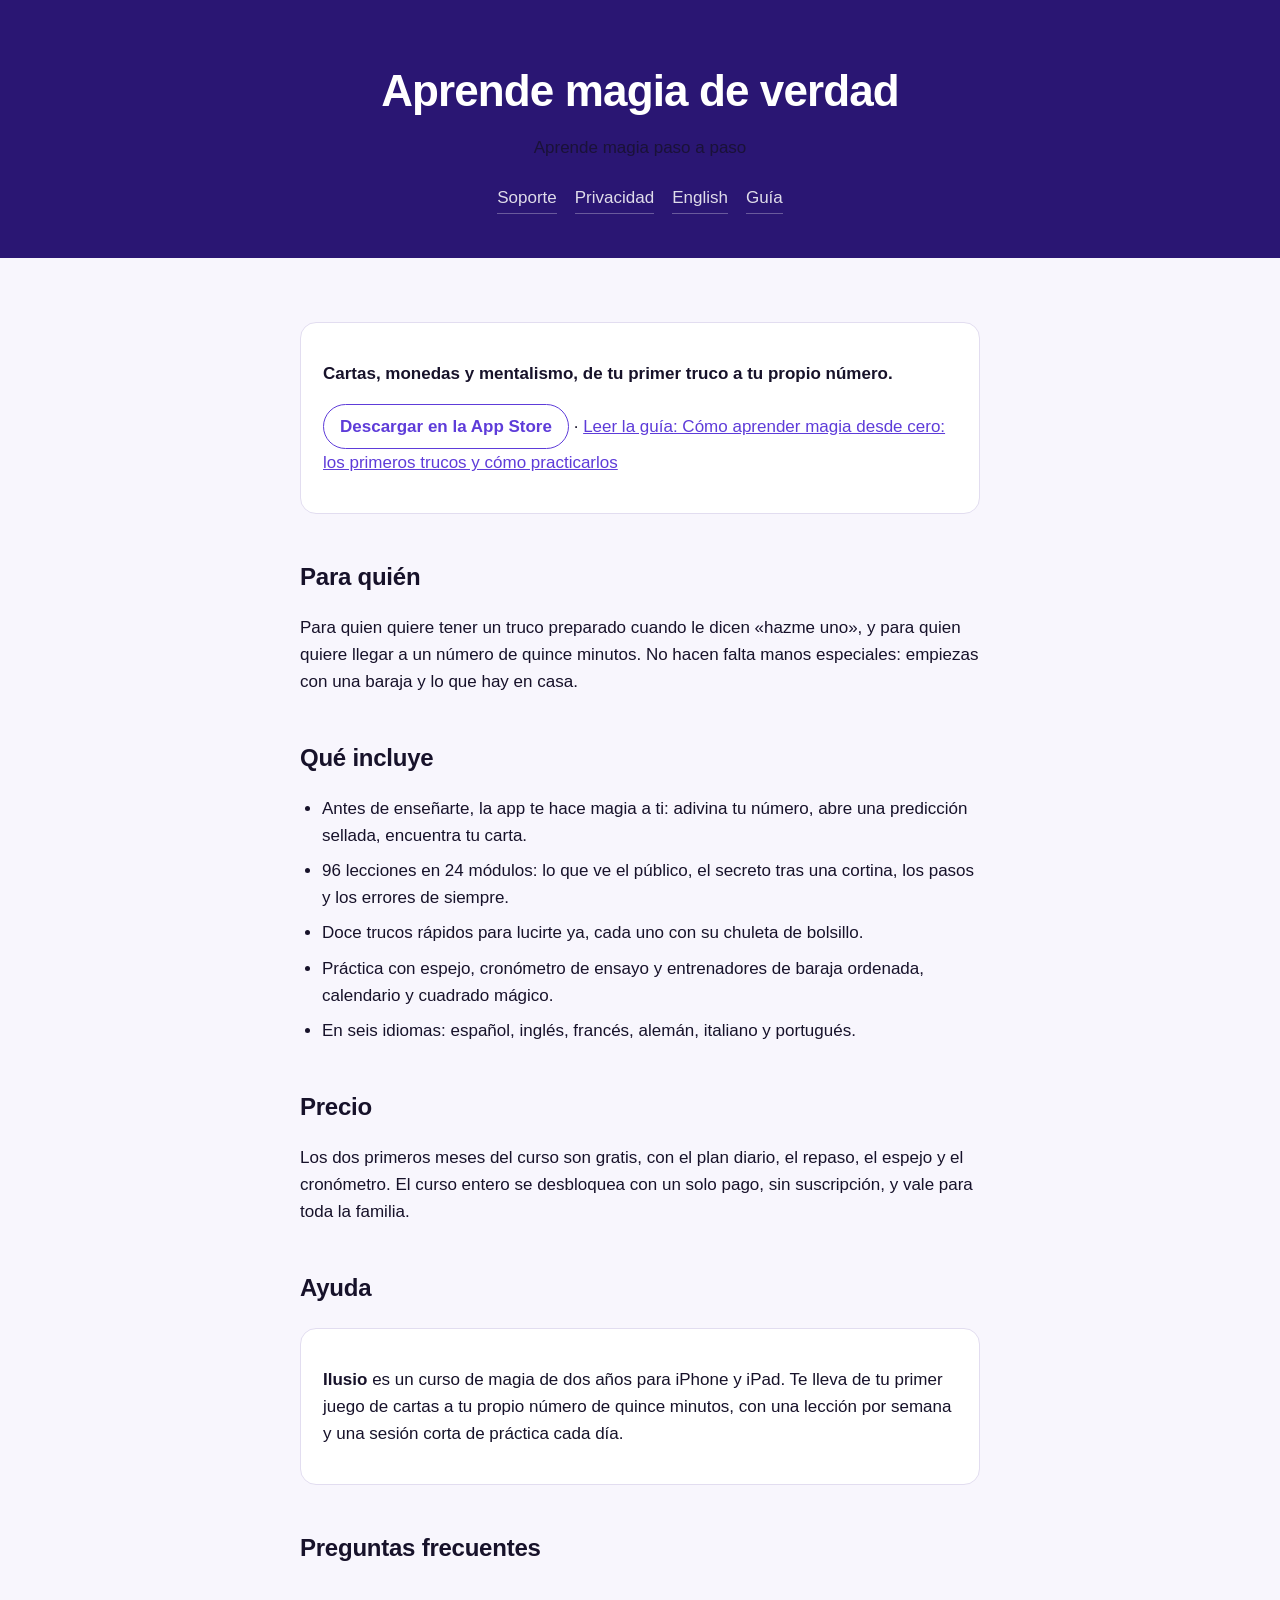
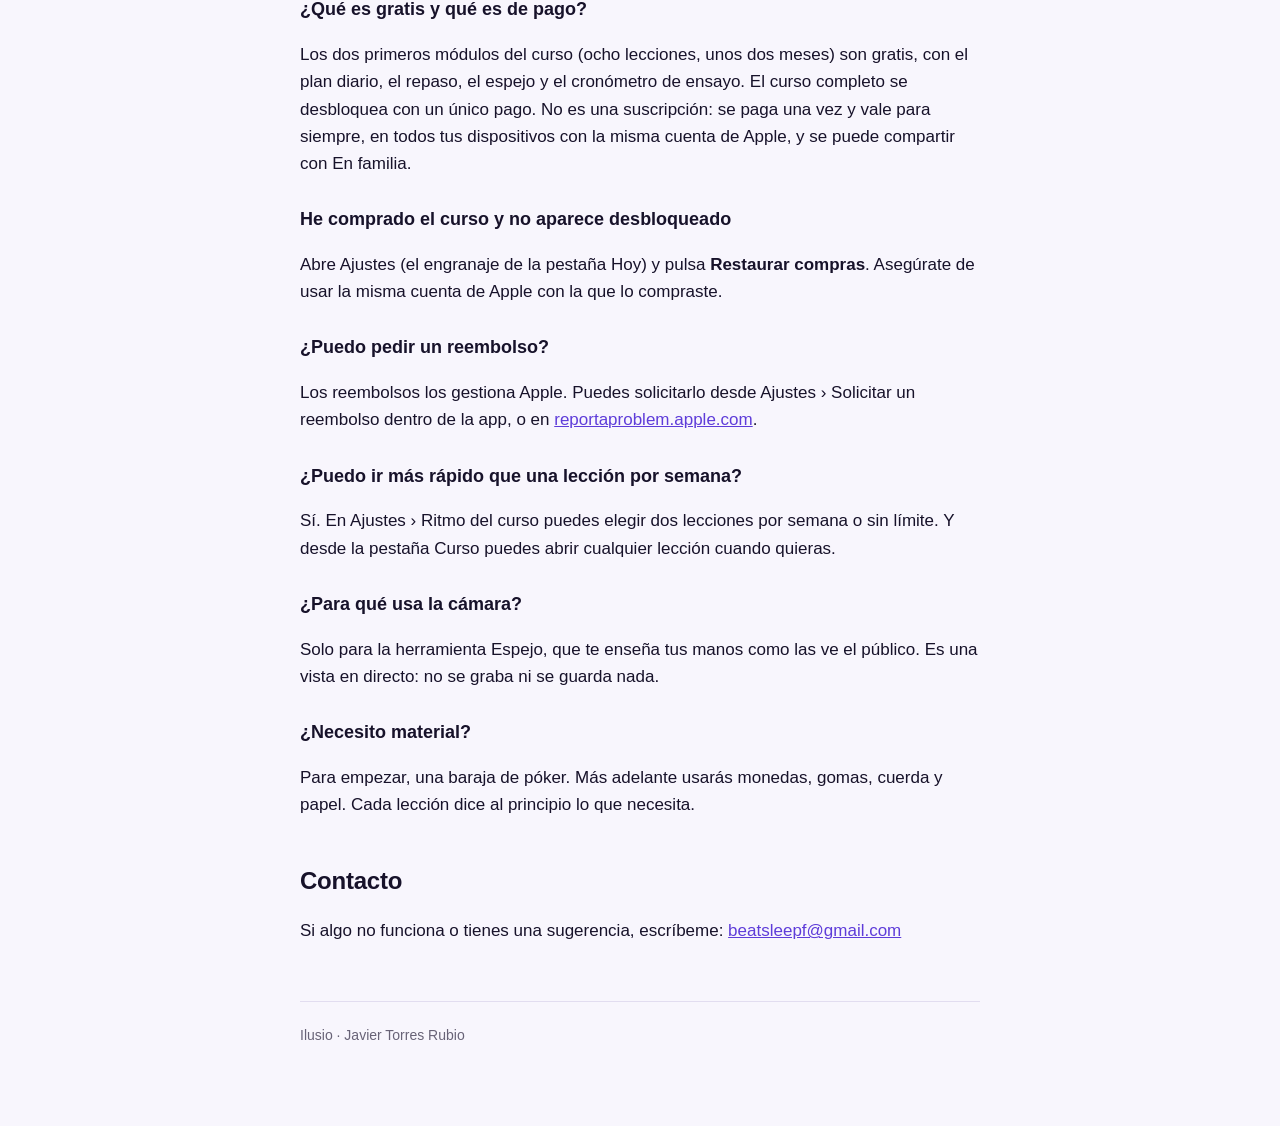
<file: index.html>
<!doctype html>
<html lang="es">
<head>
<meta charset="utf-8">
<meta name="viewport" content="width=device-width, initial-scale=1, viewport-fit=cover">
<title>Ilusio: aprende trucos de magia paso a paso</title>
<meta name="apple-itunes-app" content="app-id=6819874625">
<script type="application/ld+json">{"@context": "https://schema.org", "@type": "SoftwareApplication", "name": "Ilusio", "operatingSystem": "iOS, iPadOS", "applicationCategory": "EducationalApplication", "inLanguage": "es", "description": "Curso de magia de dos años para iPhone y iPad: cartas, monedas y mentalismo, con la app haciéndote magia primero. Dos meses gratis, después un solo pago.", "url": "https://javi7899.github.io/ilusio-web/", "downloadUrl": "https://apps.apple.com/app/id6819874625", "offers": {"@type": "Offer", "price": "0", "priceCurrency": "EUR"}}</script>
<link rel="canonical" href="https://javi7899.github.io/ilusio-web/">
<link rel="alternate" hreflang="es" href="https://javi7899.github.io/ilusio-web/">
<link rel="alternate" hreflang="en" href="https://javi7899.github.io/ilusio-web/en/">
<meta name="description" content="Curso de magia de dos años para iPhone y iPad: cartas, monedas y mentalismo, con la app haciéndote magia primero. Dos meses gratis, después un solo pago.">
<link rel="stylesheet" href="estilo.css">
</head>
<body>
<header>
  <h1>Aprende magia de verdad</h1>
  <p>Aprende magia paso a paso</p>
  <nav>
    <a href="index.html">Soporte</a>
    <a href="privacidad.html">Privacidad</a>
    <a href="en/" hreflang="en" lang="en">English</a>
   <a href="guia.html">Guía</a></nav>
</header>
<main>
  <!-- presentacion -->
  <section class="card">
    <p><strong>Cartas, monedas y mentalismo, de tu primer truco a tu propio número.</strong></p>
    <p><a class="tienda" href="https://apps.apple.com/app/id6819874625">Descargar en la App Store</a> · <a href="guia.html">Leer la guía: Cómo aprender magia desde cero: los primeros trucos y cómo practicarlos</a></p>
  </section>
  <h2>Para quién</h2>
  <p>Para quien quiere tener un truco preparado cuando le dicen «hazme uno», y para quien quiere llegar a un número de quince minutos. No hacen falta manos especiales: empiezas con una baraja y lo que hay en casa.</p>
  <h2>Qué incluye</h2>
  <ul><li>Antes de enseñarte, la app te hace magia a ti: adivina tu número, abre una predicción sellada, encuentra tu carta.</li><li>96 lecciones en 24 módulos: lo que ve el público, el secreto tras una cortina, los pasos y los errores de siempre.</li><li>Doce trucos rápidos para lucirte ya, cada uno con su chuleta de bolsillo.</li><li>Práctica con espejo, cronómetro de ensayo y entrenadores de baraja ordenada, calendario y cuadrado mágico.</li><li>En seis idiomas: español, inglés, francés, alemán, italiano y portugués.</li></ul>
  <h2>Precio</h2>
  <p>Los dos primeros meses del curso son gratis, con el plan diario, el repaso, el espejo y el cronómetro. El curso entero se desbloquea con un solo pago, sin suscripción, y vale para toda la familia.</p>
  <h2>Ayuda</h2>
  <!-- /presentacion -->
  <div class="card">
    <p><strong>Ilusio</strong> es un curso de magia de dos años para iPhone y iPad. Te lleva de tu primer juego de cartas a tu propio número de quince minutos, con una lección por semana y una sesión corta de práctica cada día.</p>
  </div>

  <h2>Preguntas frecuentes</h2>
  <h3>¿Qué es gratis y qué es de pago?</h3>
  <p>Los dos primeros módulos del curso (ocho lecciones, unos dos meses) son gratis, con el plan diario, el repaso, el espejo y el cronómetro de ensayo. El curso completo se desbloquea con un único pago. No es una suscripción: se paga una vez y vale para siempre, en todos tus dispositivos con la misma cuenta de Apple, y se puede compartir con En familia.</p>
  <h3>He comprado el curso y no aparece desbloqueado</h3>
  <p>Abre Ajustes (el engranaje de la pestaña Hoy) y pulsa <strong>Restaurar compras</strong>. Asegúrate de usar la misma cuenta de Apple con la que lo compraste.</p>
  <h3>¿Puedo pedir un reembolso?</h3>
  <p>Los reembolsos los gestiona Apple. Puedes solicitarlo desde Ajustes › Solicitar un reembolso dentro de la app, o en <a href="https://reportaproblem.apple.com">reportaproblem.apple.com</a>.</p>
  <h3>¿Puedo ir más rápido que una lección por semana?</h3>
  <p>Sí. En Ajustes › Ritmo del curso puedes elegir dos lecciones por semana o sin límite. Y desde la pestaña Curso puedes abrir cualquier lección cuando quieras.</p>
  <h3>¿Para qué usa la cámara?</h3>
  <p>Solo para la herramienta Espejo, que te enseña tus manos como las ve el público. Es una vista en directo: no se graba ni se guarda nada.</p>
  <h3>¿Necesito material?</h3>
  <p>Para empezar, una baraja de póker. Más adelante usarás monedas, gomas, cuerda y papel. Cada lección dice al principio lo que necesita.</p>

  <h2>Contacto</h2>
  <p>Si algo no funciona o tienes una sugerencia, escríbeme: <span data-correo><noscript>beatsleepf (arroba) gmail.com</noscript></span></p>

  <footer>Ilusio · Javier Torres Rubio</footer>
</main>
<script src="contacto.js"></script>
</body>
</html>
</file>
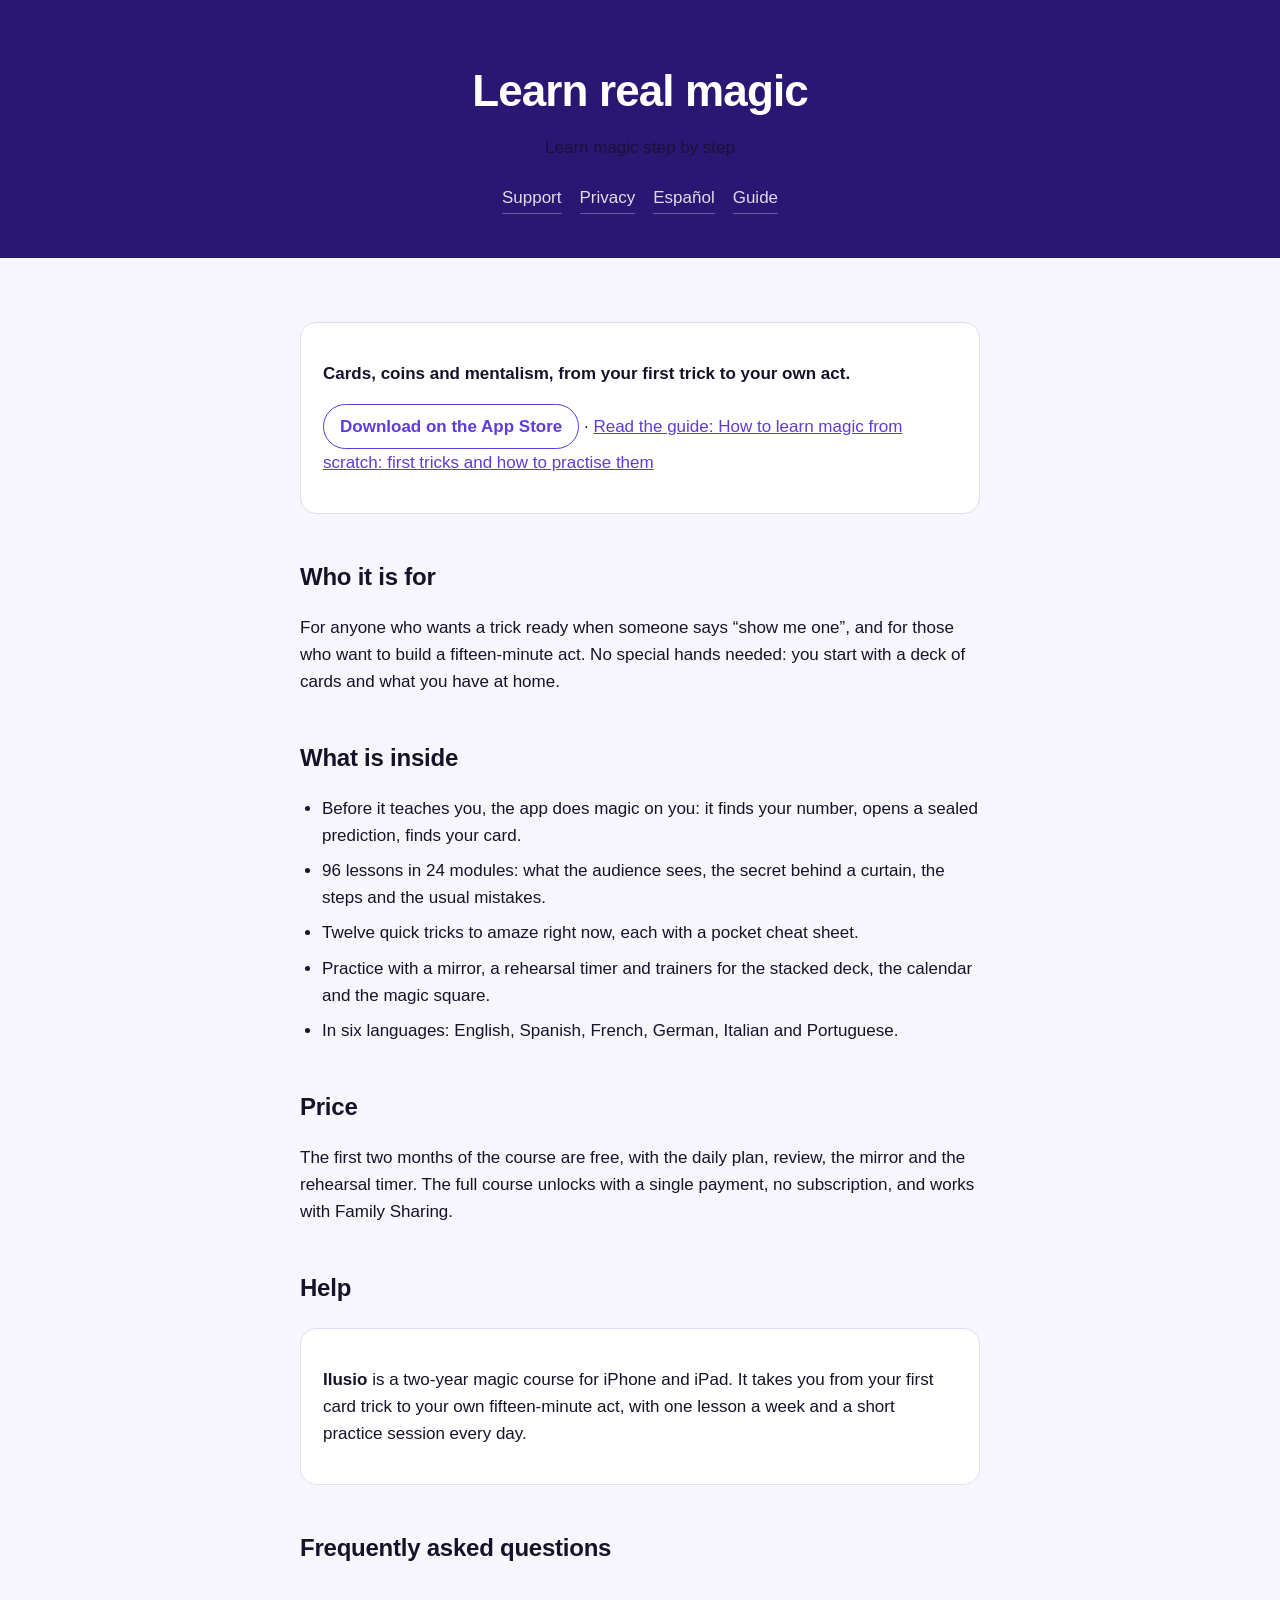
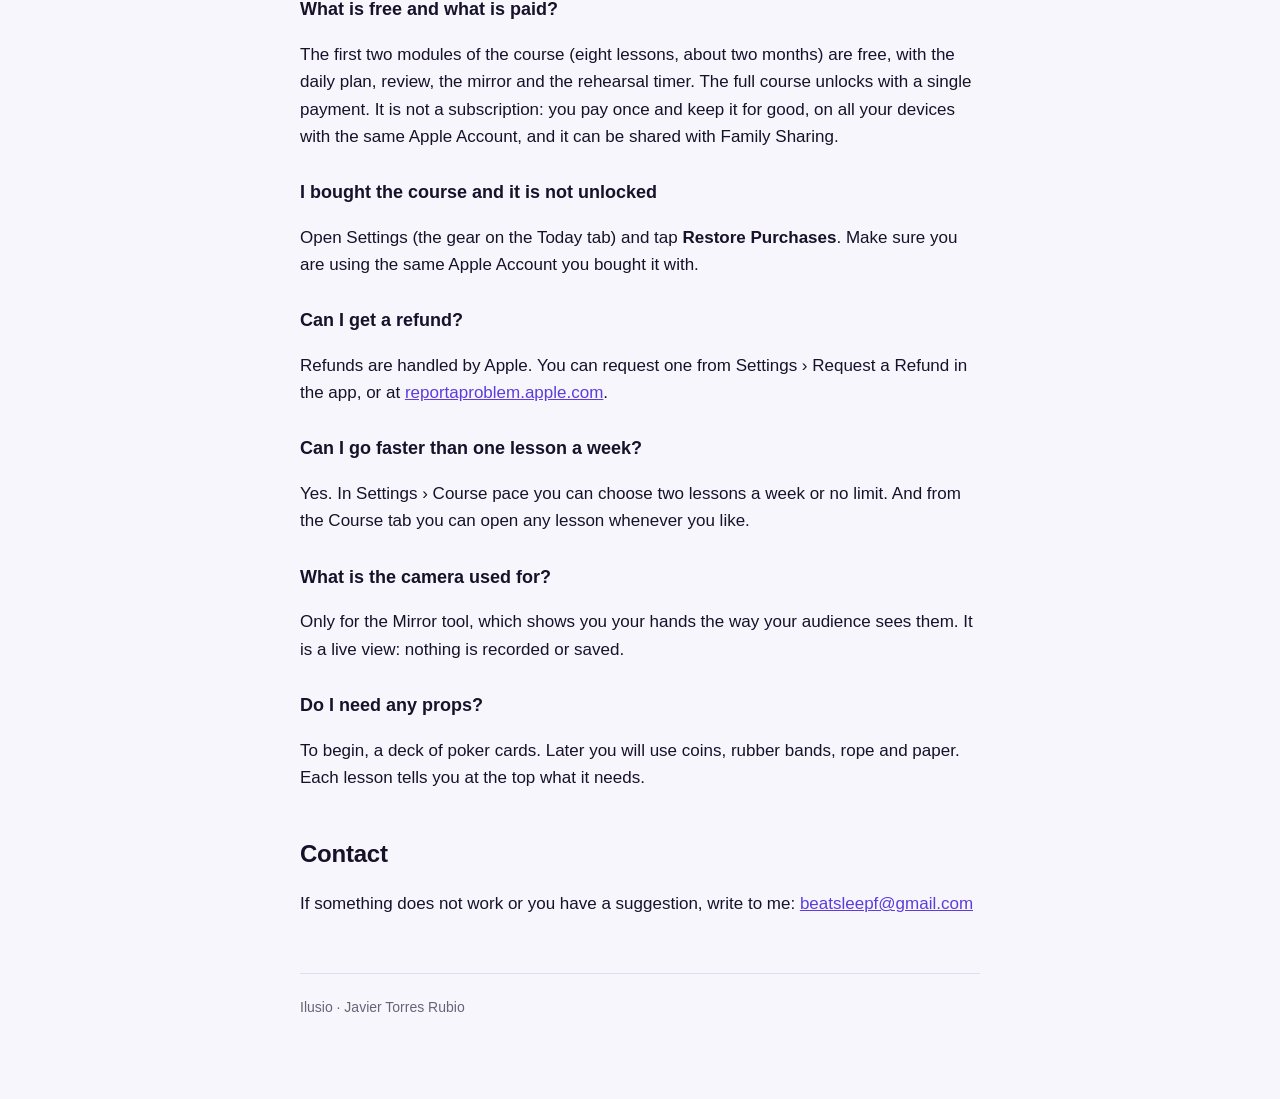
<file: en/index.html>
<!doctype html>
<html lang="en">
<head>
<meta charset="utf-8">
<meta name="viewport" content="width=device-width, initial-scale=1, viewport-fit=cover">
<title>Ilusio: learn magic tricks step by step</title>
<meta name="apple-itunes-app" content="app-id=6819874625">
<script type="application/ld+json">{"@context": "https://schema.org", "@type": "SoftwareApplication", "name": "Ilusio", "operatingSystem": "iOS, iPadOS", "applicationCategory": "EducationalApplication", "inLanguage": "en", "description": "A two-year magic course for iPhone and iPad: card tricks, coins and mentalism, with the app doing magic on you first. Two months free, then one payment.", "url": "https://javi7899.github.io/ilusio-web/en/", "downloadUrl": "https://apps.apple.com/app/id6819874625", "offers": {"@type": "Offer", "price": "0", "priceCurrency": "EUR"}}</script>
<link rel="canonical" href="https://javi7899.github.io/ilusio-web/en/">
<link rel="alternate" hreflang="es" href="https://javi7899.github.io/ilusio-web/">
<link rel="alternate" hreflang="en" href="https://javi7899.github.io/ilusio-web/en/">
<meta name="description" content="A two-year magic course for iPhone and iPad: card tricks, coins and mentalism, with the app doing magic on you first. Two months free, then one payment.">
<link rel="stylesheet" href="../estilo.css">
</head>
<body>
<header>
  <h1>Learn real magic</h1>
  <p>Learn magic step by step</p>
  <nav>
    <a href="./">Support</a>
    <a href="privacy.html">Privacy</a>
    <a href="../" hreflang="es" lang="es">Español</a>
   <a href="guide.html">Guide</a></nav>
</header>
<main>
  <!-- presentacion -->
  <section class="card">
    <p><strong>Cards, coins and mentalism, from your first trick to your own act.</strong></p>
    <p><a class="tienda" href="https://apps.apple.com/app/id6819874625">Download on the App Store</a> · <a href="guide.html">Read the guide: How to learn magic from scratch: first tricks and how to practise them</a></p>
  </section>
  <h2>Who it is for</h2>
  <p>For anyone who wants a trick ready when someone says “show me one”, and for those who want to build a fifteen-minute act. No special hands needed: you start with a deck of cards and what you have at home.</p>
  <h2>What is inside</h2>
  <ul><li>Before it teaches you, the app does magic on you: it finds your number, opens a sealed prediction, finds your card.</li><li>96 lessons in 24 modules: what the audience sees, the secret behind a curtain, the steps and the usual mistakes.</li><li>Twelve quick tricks to amaze right now, each with a pocket cheat sheet.</li><li>Practice with a mirror, a rehearsal timer and trainers for the stacked deck, the calendar and the magic square.</li><li>In six languages: English, Spanish, French, German, Italian and Portuguese.</li></ul>
  <h2>Price</h2>
  <p>The first two months of the course are free, with the daily plan, review, the mirror and the rehearsal timer. The full course unlocks with a single payment, no subscription, and works with Family Sharing.</p>
  <h2>Help</h2>
  <!-- /presentacion -->
  <div class="card">
    <p><strong>Ilusio</strong> is a two-year magic course for iPhone and iPad. It takes you from your first card trick to your own fifteen-minute act, with one lesson a week and a short practice session every day.</p>
  </div>

  <h2>Frequently asked questions</h2>
  <h3>What is free and what is paid?</h3>
  <p>The first two modules of the course (eight lessons, about two months) are free, with the daily plan, review, the mirror and the rehearsal timer. The full course unlocks with a single payment. It is not a subscription: you pay once and keep it for good, on all your devices with the same Apple Account, and it can be shared with Family Sharing.</p>
  <h3>I bought the course and it is not unlocked</h3>
  <p>Open Settings (the gear on the Today tab) and tap <strong>Restore Purchases</strong>. Make sure you are using the same Apple Account you bought it with.</p>
  <h3>Can I get a refund?</h3>
  <p>Refunds are handled by Apple. You can request one from Settings › Request a Refund in the app, or at <a href="https://reportaproblem.apple.com">reportaproblem.apple.com</a>.</p>
  <h3>Can I go faster than one lesson a week?</h3>
  <p>Yes. In Settings › Course pace you can choose two lessons a week or no limit. And from the Course tab you can open any lesson whenever you like.</p>
  <h3>What is the camera used for?</h3>
  <p>Only for the Mirror tool, which shows you your hands the way your audience sees them. It is a live view: nothing is recorded or saved.</p>
  <h3>Do I need any props?</h3>
  <p>To begin, a deck of poker cards. Later you will use coins, rubber bands, rope and paper. Each lesson tells you at the top what it needs.</p>

  <h2>Contact</h2>
  <p>If something does not work or you have a suggestion, write to me: <span data-correo><noscript>beatsleepf (at) gmail.com</noscript></span></p>

  <footer>Ilusio · Javier Torres Rubio</footer>
</main>
<script src="../contacto.js"></script>
</body>
</html>
</file>
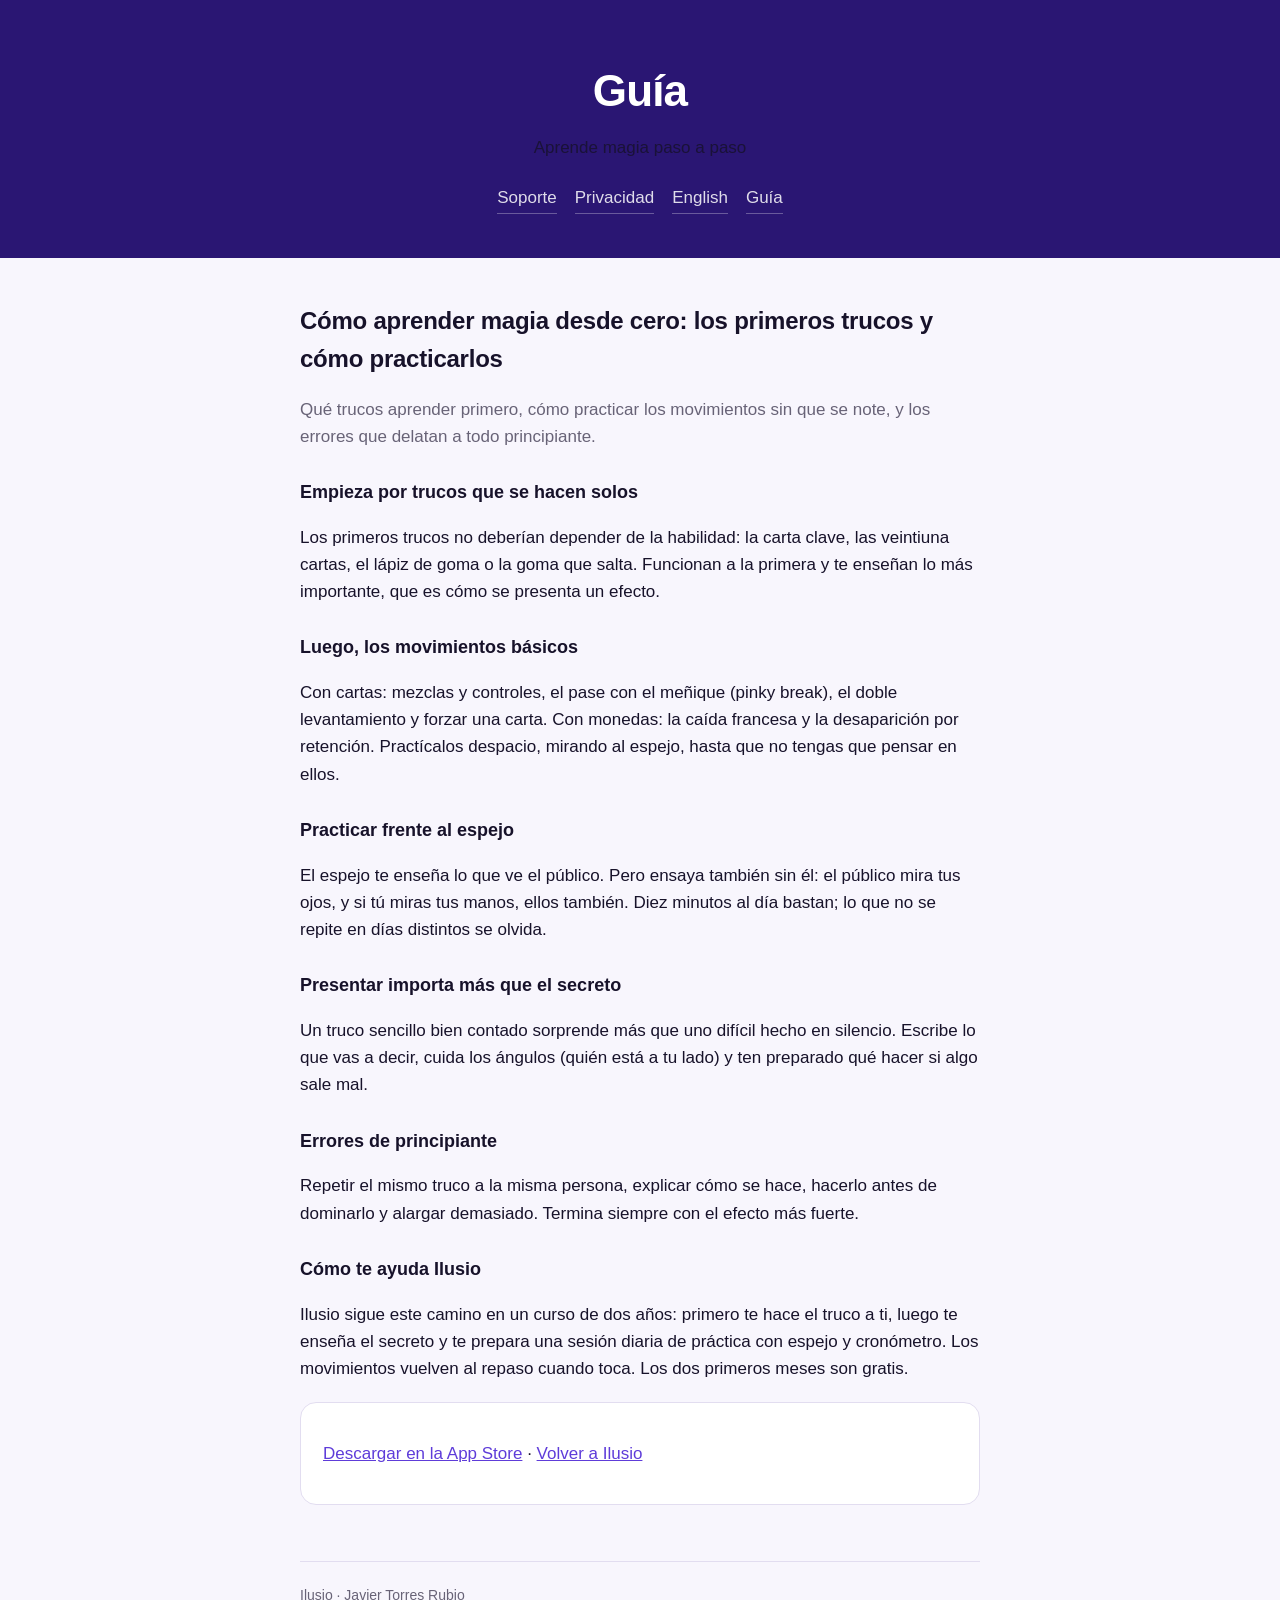
<file: guia.html>
<!doctype html>
<html lang="es">
<head>
<meta charset="utf-8">
<meta name="viewport" content="width=device-width, initial-scale=1, viewport-fit=cover">
<title>Cómo aprender magia desde cero: los primeros trucos y cómo practicarlos</title>
<meta name="apple-itunes-app" content="app-id=6819874625">
<link rel="canonical" href="https://javi7899.github.io/ilusio-web/guia.html">
<link rel="alternate" hreflang="es" href="https://javi7899.github.io/ilusio-web/guia.html">
<link rel="alternate" hreflang="en" href="https://javi7899.github.io/ilusio-web/en/guide.html">
<meta name="description" content="Qué trucos aprender primero, cómo practicar los movimientos sin que se note, y los errores que delatan a todo principiante.">
<link rel="stylesheet" href="estilo.css">
<script type="application/ld+json">{"@context": "https://schema.org", "@type": "Article", "headline": "Cómo aprender magia desde cero: los primeros trucos y cómo practicarlos", "inLanguage": "es", "description": "Qué trucos aprender primero, cómo practicar los movimientos sin que se note, y los errores que delatan a todo principiante.", "author": {"@type": "Person", "name": "Javier Torres Rubio"}, "about": {"@type": "SoftwareApplication", "name": "Ilusio", "url": "https://apps.apple.com/app/id6819874625"}}</script>
</head>
<body>
<header>
  <h1>Guía</h1>
  <p>Aprende magia paso a paso</p>
  <nav>
    <a href="index.html">Soporte</a>
    <a href="privacidad.html">Privacidad</a>
    <a href="en/" hreflang="en" lang="en">English</a>
   <a href="guia.html">Guía</a></nav>
</header>
<main>
  <h2 style="margin-top:0">Cómo aprender magia desde cero: los primeros trucos y cómo practicarlos</h2>
  <p class="subtle">Qué trucos aprender primero, cómo practicar los movimientos sin que se note, y los errores que delatan a todo principiante.</p>
  <h3>Empieza por trucos que se hacen solos</h3>
  <p>Los primeros trucos no deberían depender de la habilidad: la carta clave, las veintiuna cartas, el lápiz de goma o la goma que salta. Funcionan a la primera y te enseñan lo más importante, que es cómo se presenta un efecto.</p>
  <h3>Luego, los movimientos básicos</h3>
  <p>Con cartas: mezclas y controles, el pase con el meñique (pinky break), el doble levantamiento y forzar una carta. Con monedas: la caída francesa y la desaparición por retención. Practícalos despacio, mirando al espejo, hasta que no tengas que pensar en ellos.</p>
  <h3>Practicar frente al espejo</h3>
  <p>El espejo te enseña lo que ve el público. Pero ensaya también sin él: el público mira tus ojos, y si tú miras tus manos, ellos también. Diez minutos al día bastan; lo que no se repite en días distintos se olvida.</p>
  <h3>Presentar importa más que el secreto</h3>
  <p>Un truco sencillo bien contado sorprende más que uno difícil hecho en silencio. Escribe lo que vas a decir, cuida los ángulos (quién está a tu lado) y ten preparado qué hacer si algo sale mal.</p>
  <h3>Errores de principiante</h3>
  <p>Repetir el mismo truco a la misma persona, explicar cómo se hace, hacerlo antes de dominarlo y alargar demasiado. Termina siempre con el efecto más fuerte.</p>
  <h3>Cómo te ayuda Ilusio</h3>
  <p>Ilusio sigue este camino en un curso de dos años: primero te hace el truco a ti, luego te enseña el secreto y te prepara una sesión diaria de práctica con espejo y cronómetro. Los movimientos vuelven al repaso cuando toca. Los dos primeros meses son gratis.</p>
  <div class="card"><p><a href="https://apps.apple.com/app/id6819874625">Descargar en la App Store</a> · <a href="./">Volver a Ilusio</a></p></div>
  <footer>Ilusio · Javier Torres Rubio</footer>
</main>
<script src="contacto.js"></script>
</body>
</html>
</file>
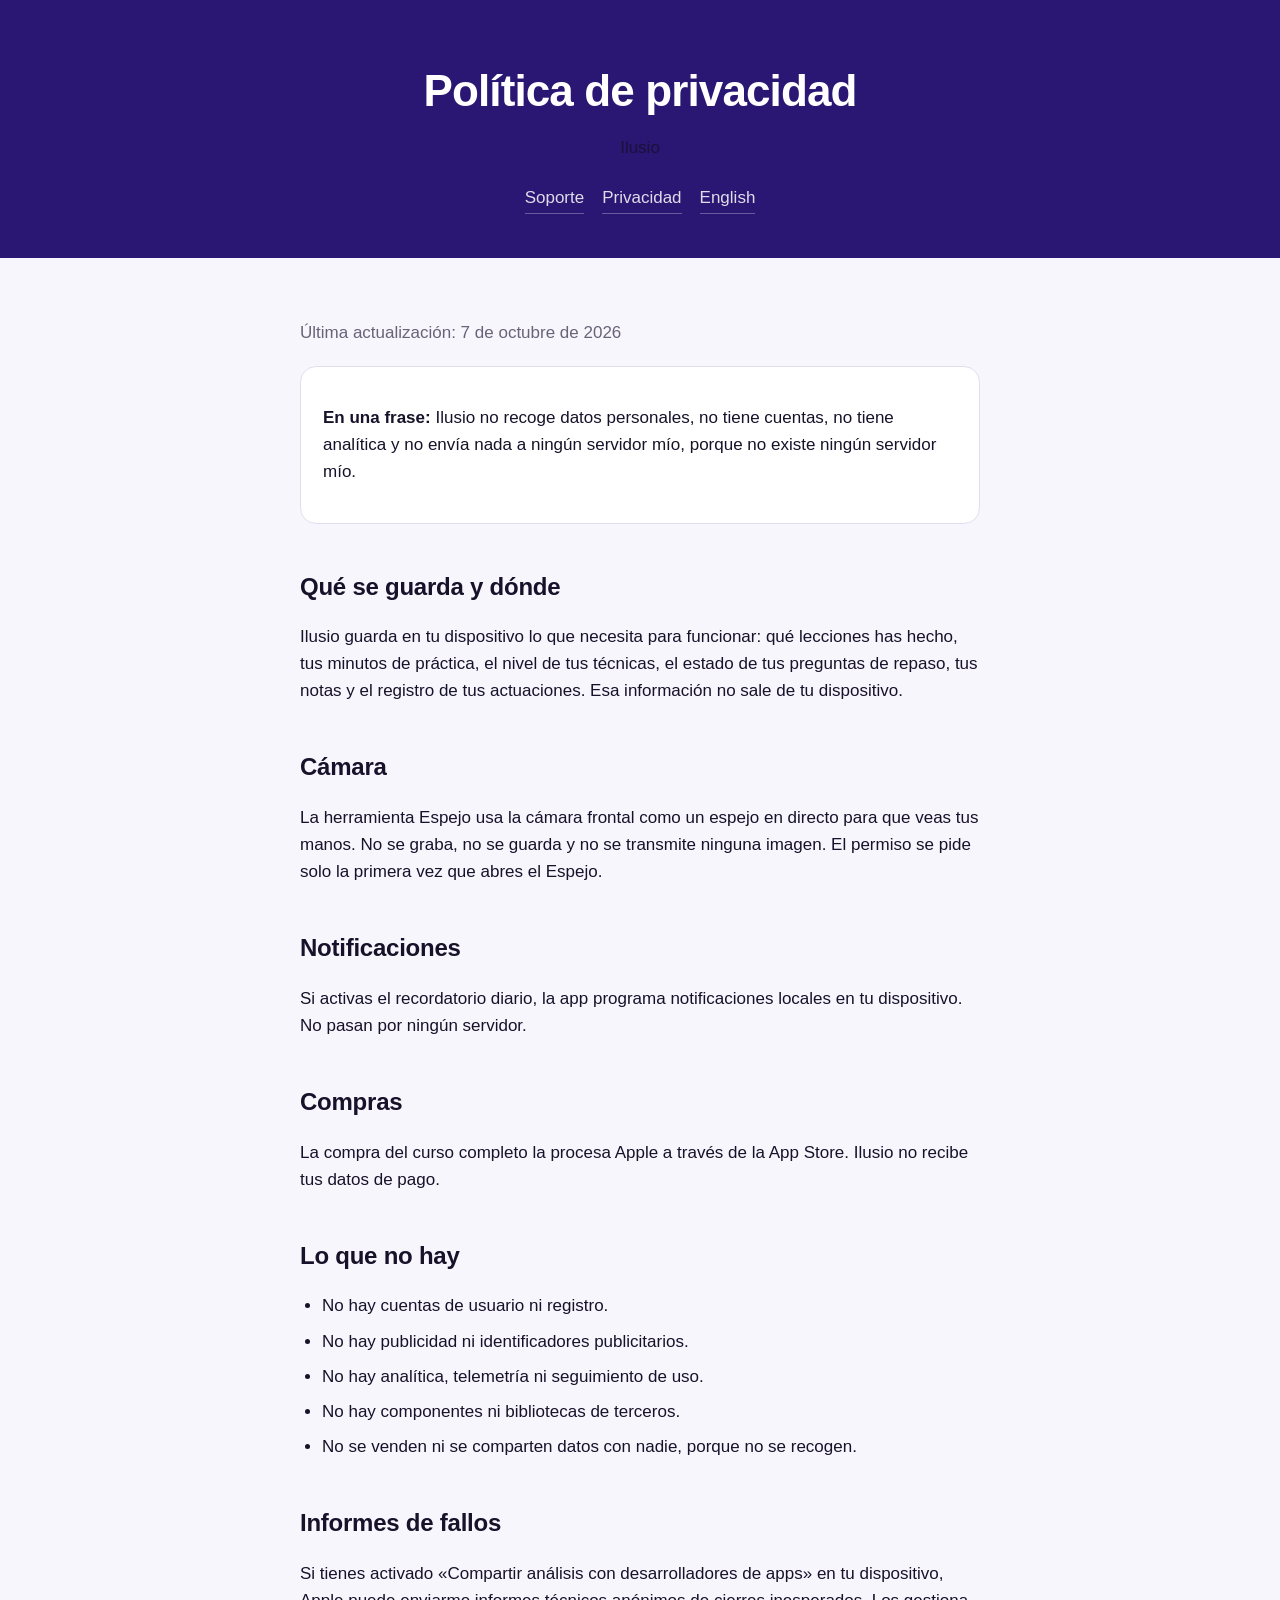
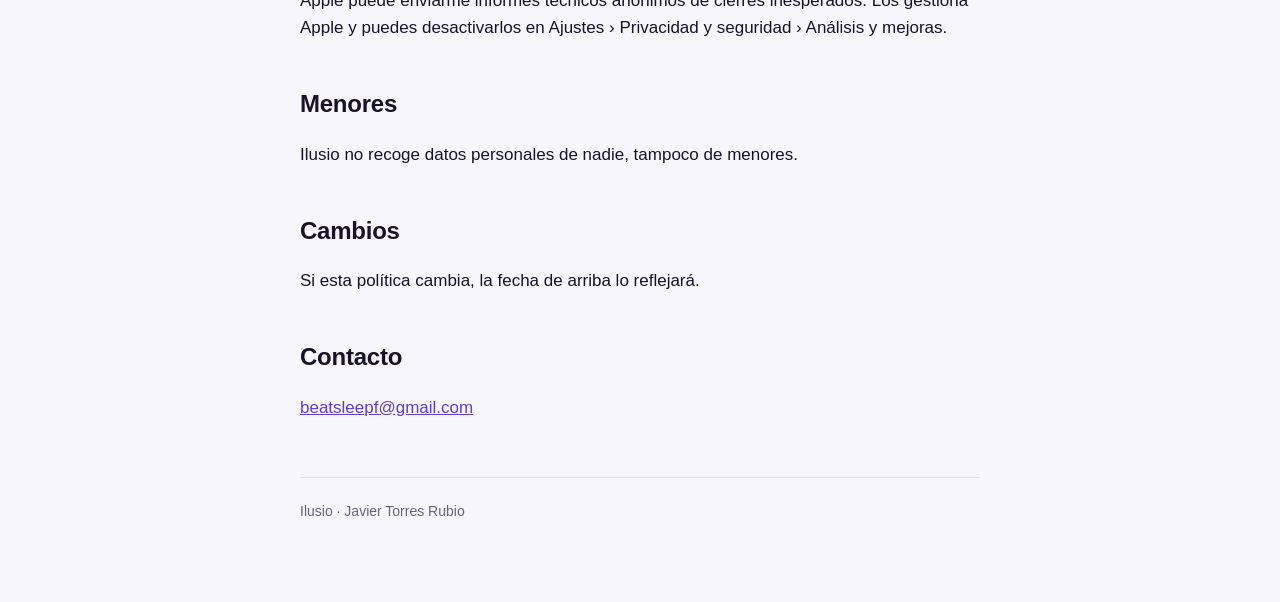
<file: privacidad.html>
<!doctype html>
<html lang="es">
<head>
<meta charset="utf-8">
<meta name="viewport" content="width=device-width, initial-scale=1, viewport-fit=cover">
<title>Política de privacidad de Ilusio</title>
<link rel="canonical" href="https://javi7899.github.io/ilusio-web/privacidad.html">
<link rel="alternate" hreflang="es" href="https://javi7899.github.io/ilusio-web/privacidad.html">
<link rel="alternate" hreflang="en" href="https://javi7899.github.io/ilusio-web/en/privacy.html">
<meta name="description" content="Ilusio no recoge datos personales: sin cuentas, sin analítica y sin componentes de terceros. Tu progreso se guarda en tu dispositivo.">
<link rel="stylesheet" href="estilo.css">
</head>
<body>
<header>
  <h1>Política de privacidad</h1>
  <p>Ilusio</p>
  <nav>
    <a href="index.html">Soporte</a>
    <a href="privacidad.html">Privacidad</a>
    <a href="en/privacy.html" hreflang="en" lang="en">English</a>
  </nav>
</header>
<main>
  <p class="subtle">Última actualización: 7 de octubre de 2026</p>
  <div class="card">
    <p><strong>En una frase:</strong> Ilusio no recoge datos personales, no tiene cuentas, no tiene analítica y no envía nada a ningún servidor mío, porque no existe ningún servidor mío.</p>
  </div>

  <h2>Qué se guarda y dónde</h2>
  <p>Ilusio guarda en tu dispositivo lo que necesita para funcionar: qué lecciones has hecho, tus minutos de práctica, el nivel de tus técnicas, el estado de tus preguntas de repaso, tus notas y el registro de tus actuaciones. Esa información no sale de tu dispositivo.</p>

  <h2>Cámara</h2>
  <p>La herramienta Espejo usa la cámara frontal como un espejo en directo para que veas tus manos. No se graba, no se guarda y no se transmite ninguna imagen. El permiso se pide solo la primera vez que abres el Espejo.</p>

  <h2>Notificaciones</h2>
  <p>Si activas el recordatorio diario, la app programa notificaciones locales en tu dispositivo. No pasan por ningún servidor.</p>

  <h2>Compras</h2>
  <p>La compra del curso completo la procesa Apple a través de la App Store. Ilusio no recibe tus datos de pago.</p>

  <h2>Lo que no hay</h2>
  <ul>
    <li>No hay cuentas de usuario ni registro.</li>
    <li>No hay publicidad ni identificadores publicitarios.</li>
    <li>No hay analítica, telemetría ni seguimiento de uso.</li>
    <li>No hay componentes ni bibliotecas de terceros.</li>
    <li>No se venden ni se comparten datos con nadie, porque no se recogen.</li>
  </ul>

  <h2>Informes de fallos</h2>
  <p>Si tienes activado «Compartir análisis con desarrolladores de apps» en tu dispositivo, Apple puede enviarme informes técnicos anónimos de cierres inesperados. Los gestiona Apple y puedes desactivarlos en Ajustes › Privacidad y seguridad › Análisis y mejoras.</p>

  <h2>Menores</h2>
  <p>Ilusio no recoge datos personales de nadie, tampoco de menores.</p>

  <h2>Cambios</h2>
  <p>Si esta política cambia, la fecha de arriba lo reflejará.</p>

  <h2>Contacto</h2>
  <p><span data-correo><noscript>beatsleepf (arroba) gmail.com</noscript></span></p>
  <footer>Ilusio · Javier Torres Rubio</footer>
</main>
<script src="contacto.js"></script>
</body>
</html>
</file>
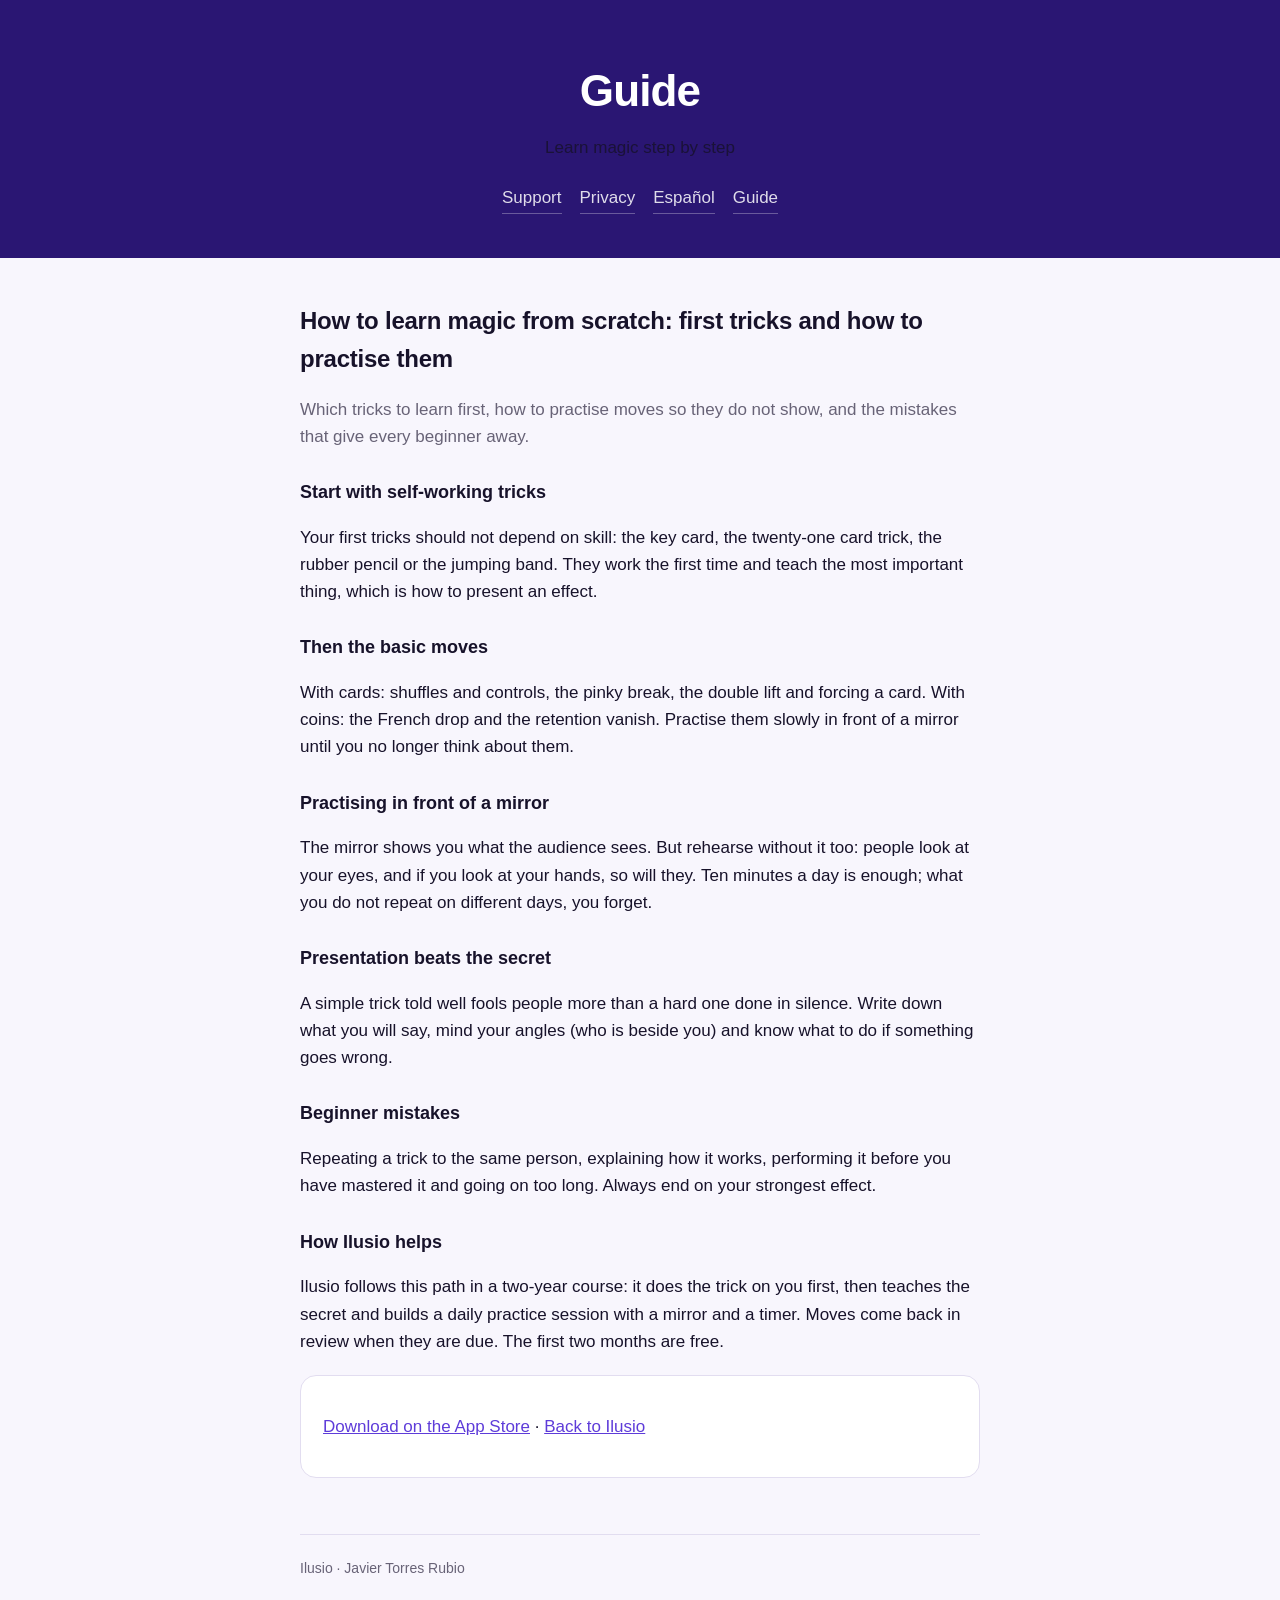
<file: en/guide.html>
<!doctype html>
<html lang="en">
<head>
<meta charset="utf-8">
<meta name="viewport" content="width=device-width, initial-scale=1, viewport-fit=cover">
<title>How to learn magic from scratch: first tricks and how to practise them</title>
<meta name="apple-itunes-app" content="app-id=6819874625">
<link rel="canonical" href="https://javi7899.github.io/ilusio-web/en/guide.html">
<link rel="alternate" hreflang="es" href="https://javi7899.github.io/ilusio-web/guia.html">
<link rel="alternate" hreflang="en" href="https://javi7899.github.io/ilusio-web/en/guide.html">
<meta name="description" content="Which tricks to learn first, how to practise moves so they do not show, and the mistakes that give every beginner away.">
<link rel="stylesheet" href="../estilo.css">
<script type="application/ld+json">{"@context": "https://schema.org", "@type": "Article", "headline": "How to learn magic from scratch: first tricks and how to practise them", "inLanguage": "en", "description": "Which tricks to learn first, how to practise moves so they do not show, and the mistakes that give every beginner away.", "author": {"@type": "Person", "name": "Javier Torres Rubio"}, "about": {"@type": "SoftwareApplication", "name": "Ilusio", "url": "https://apps.apple.com/app/id6819874625"}}</script>
</head>
<body>
<header>
  <h1>Guide</h1>
  <p>Learn magic step by step</p>
  <nav>
    <a href="./">Support</a>
    <a href="privacy.html">Privacy</a>
    <a href="../" hreflang="es" lang="es">Español</a>
   <a href="guide.html">Guide</a></nav>
</header>
<main>
  <h2 style="margin-top:0">How to learn magic from scratch: first tricks and how to practise them</h2>
  <p class="subtle">Which tricks to learn first, how to practise moves so they do not show, and the mistakes that give every beginner away.</p>
  <h3>Start with self-working tricks</h3>
  <p>Your first tricks should not depend on skill: the key card, the twenty-one card trick, the rubber pencil or the jumping band. They work the first time and teach the most important thing, which is how to present an effect.</p>
  <h3>Then the basic moves</h3>
  <p>With cards: shuffles and controls, the pinky break, the double lift and forcing a card. With coins: the French drop and the retention vanish. Practise them slowly in front of a mirror until you no longer think about them.</p>
  <h3>Practising in front of a mirror</h3>
  <p>The mirror shows you what the audience sees. But rehearse without it too: people look at your eyes, and if you look at your hands, so will they. Ten minutes a day is enough; what you do not repeat on different days, you forget.</p>
  <h3>Presentation beats the secret</h3>
  <p>A simple trick told well fools people more than a hard one done in silence. Write down what you will say, mind your angles (who is beside you) and know what to do if something goes wrong.</p>
  <h3>Beginner mistakes</h3>
  <p>Repeating a trick to the same person, explaining how it works, performing it before you have mastered it and going on too long. Always end on your strongest effect.</p>
  <h3>How Ilusio helps</h3>
  <p>Ilusio follows this path in a two-year course: it does the trick on you first, then teaches the secret and builds a daily practice session with a mirror and a timer. Moves come back in review when they are due. The first two months are free.</p>
  <div class="card"><p><a href="https://apps.apple.com/app/id6819874625">Download on the App Store</a> · <a href="./">Back to Ilusio</a></p></div>
  <footer>Ilusio · Javier Torres Rubio</footer>
</main>
<script src="../contacto.js"></script>
</body>
</html>
</file>
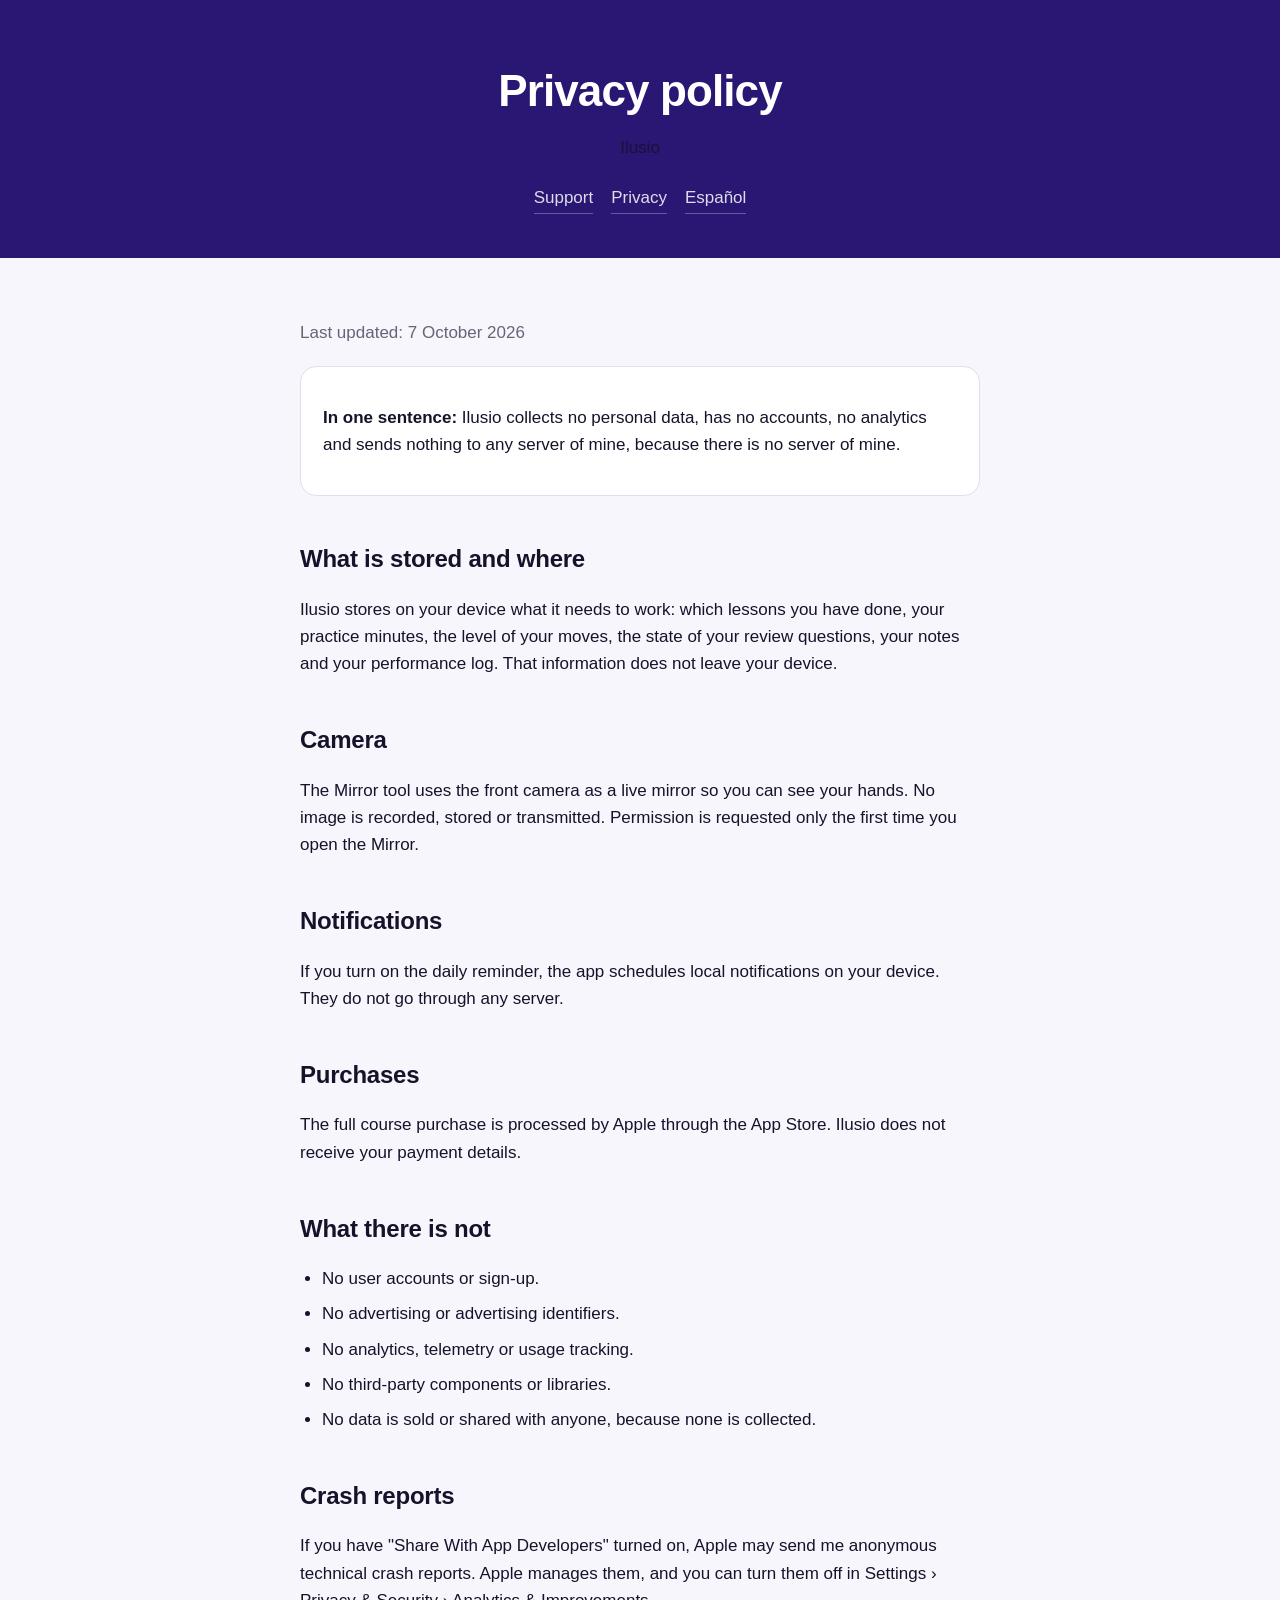
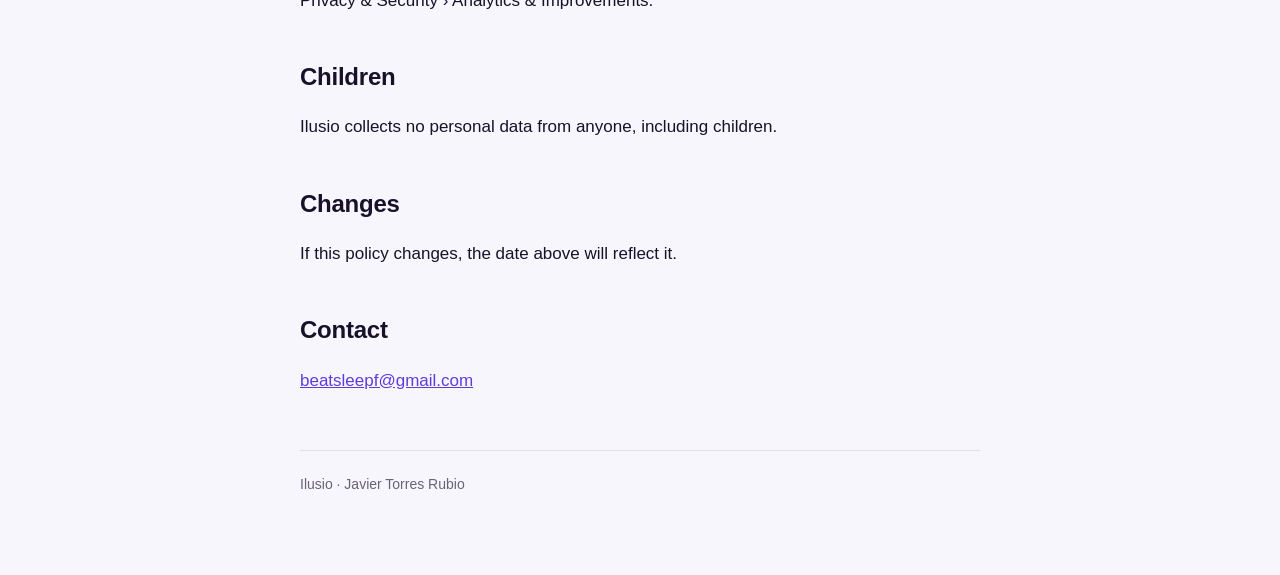
<file: en/privacy.html>
<!doctype html>
<html lang="en">
<head>
<meta charset="utf-8">
<meta name="viewport" content="width=device-width, initial-scale=1, viewport-fit=cover">
<title>Ilusio privacy policy</title>
<link rel="canonical" href="https://javi7899.github.io/ilusio-web/en/privacy.html">
<link rel="alternate" hreflang="es" href="https://javi7899.github.io/ilusio-web/privacidad.html">
<link rel="alternate" hreflang="en" href="https://javi7899.github.io/ilusio-web/en/privacy.html">
<meta name="description" content="Ilusio collects no personal data: no accounts, no analytics and no third-party components. Your progress stays on your device.">
<link rel="stylesheet" href="../estilo.css">
</head>
<body>
<header>
  <h1>Privacy policy</h1>
  <p>Ilusio</p>
  <nav>
    <a href="./">Support</a>
    <a href="privacy.html">Privacy</a>
    <a href="../privacidad.html" hreflang="es" lang="es">Español</a>
  </nav>
</header>
<main>
  <p class="subtle">Last updated: 7 October 2026</p>
  <div class="card">
    <p><strong>In one sentence:</strong> Ilusio collects no personal data, has no accounts, no analytics and sends nothing to any server of mine, because there is no server of mine.</p>
  </div>

  <h2>What is stored and where</h2>
  <p>Ilusio stores on your device what it needs to work: which lessons you have done, your practice minutes, the level of your moves, the state of your review questions, your notes and your performance log. That information does not leave your device.</p>

  <h2>Camera</h2>
  <p>The Mirror tool uses the front camera as a live mirror so you can see your hands. No image is recorded, stored or transmitted. Permission is requested only the first time you open the Mirror.</p>

  <h2>Notifications</h2>
  <p>If you turn on the daily reminder, the app schedules local notifications on your device. They do not go through any server.</p>

  <h2>Purchases</h2>
  <p>The full course purchase is processed by Apple through the App Store. Ilusio does not receive your payment details.</p>

  <h2>What there is not</h2>
  <ul>
    <li>No user accounts or sign-up.</li>
    <li>No advertising or advertising identifiers.</li>
    <li>No analytics, telemetry or usage tracking.</li>
    <li>No third-party components or libraries.</li>
    <li>No data is sold or shared with anyone, because none is collected.</li>
  </ul>

  <h2>Crash reports</h2>
  <p>If you have "Share With App Developers" turned on, Apple may send me anonymous technical crash reports. Apple manages them, and you can turn them off in Settings › Privacy &amp; Security › Analytics &amp; Improvements.</p>

  <h2>Children</h2>
  <p>Ilusio collects no personal data from anyone, including children.</p>

  <h2>Changes</h2>
  <p>If this policy changes, the date above will reflect it.</p>

  <h2>Contact</h2>
  <p><span data-correo><noscript>beatsleepf (at) gmail.com</noscript></span></p>
  <footer>Ilusio · Javier Torres Rubio</footer>
</main>
<script src="../contacto.js"></script>
</body>
</html>
</file>
<file: estilo.css>
:root {
  --canvas: #F8F6FD; --surface: #FFFFFF; --ink: #17122A; --subtle: #686377;
  --hairline: #E2DDF0; --brand: #5E3CD9; --deep: #2A1673;
}
@media (prefers-color-scheme: dark) {
  :root {
    --canvas: #0E0B18; --surface: #19152A; --ink: #F1EEFA; --subtle: #A29CB5;
    --hairline: #2C2643; --brand: #A99BFF; --deep: #2A1673;
  }
}
* { box-sizing: border-box; }
body {
  margin: 0; background: var(--canvas); color: var(--ink);
  font: 17px/1.6 -apple-system, BlinkMacSystemFont, "Segoe UI", Roboto, sans-serif;
  -webkit-font-smoothing: antialiased;
}
/* Nada de backdrop-filter en una cabecera fija: crea un contexto de composición
   que oscurece toda la página que queda por debajo. */
header {
  background: var(--deep); color: #fff; padding: 56px 20px 44px; text-align: center;
}
header h1 { margin: 0 0 8px; font-size: clamp(30px, 7vw, 44px); letter-spacing: -0.02em; }
header p { margin: 0; opacity: 0.8; font-size: 17px; }
nav { display: flex; gap: 18px; justify-content: center; margin-top: 22px; flex-wrap: wrap; }
nav a { color: #fff; opacity: 0.85; text-decoration: none; border-bottom: 1px solid rgba(255,255,255,.35); padding-bottom: 2px; }
nav a:hover { opacity: 1; }
main { max-width: 720px; margin: 0 auto; padding: 44px 20px 80px; }
h2 { font-size: 24px; margin: 44px 0 12px; letter-spacing: -0.01em; }
h2:first-child { margin-top: 0; }
h3 { font-size: 18px; margin: 28px 0 6px; }
p, li { color: var(--ink); }
.subtle { color: var(--subtle); }
ul { padding-left: 22px; }
li { margin-bottom: 8px; }
.card {
  background: var(--surface); border: 1px solid var(--hairline);
  border-radius: 16px; padding: 20px 22px; margin: 20px 0;
}
a { color: var(--brand); }
footer { border-top: 1px solid var(--hairline); margin-top: 56px; padding-top: 22px; color: var(--subtle); font-size: 14px; }
code { background: var(--hairline); padding: 2px 6px; border-radius: 5px; font-size: 14px; }
@media (prefers-reduced-motion: reduce) { * { transition: none !important; animation: none !important; } }

/* Enlace a la App Store en la presentación. */
a.tienda { display: inline-block; font-weight: 600; text-decoration: none; padding: 8px 16px; border-radius: 999px; border: 1px solid currentColor; }
</file>
